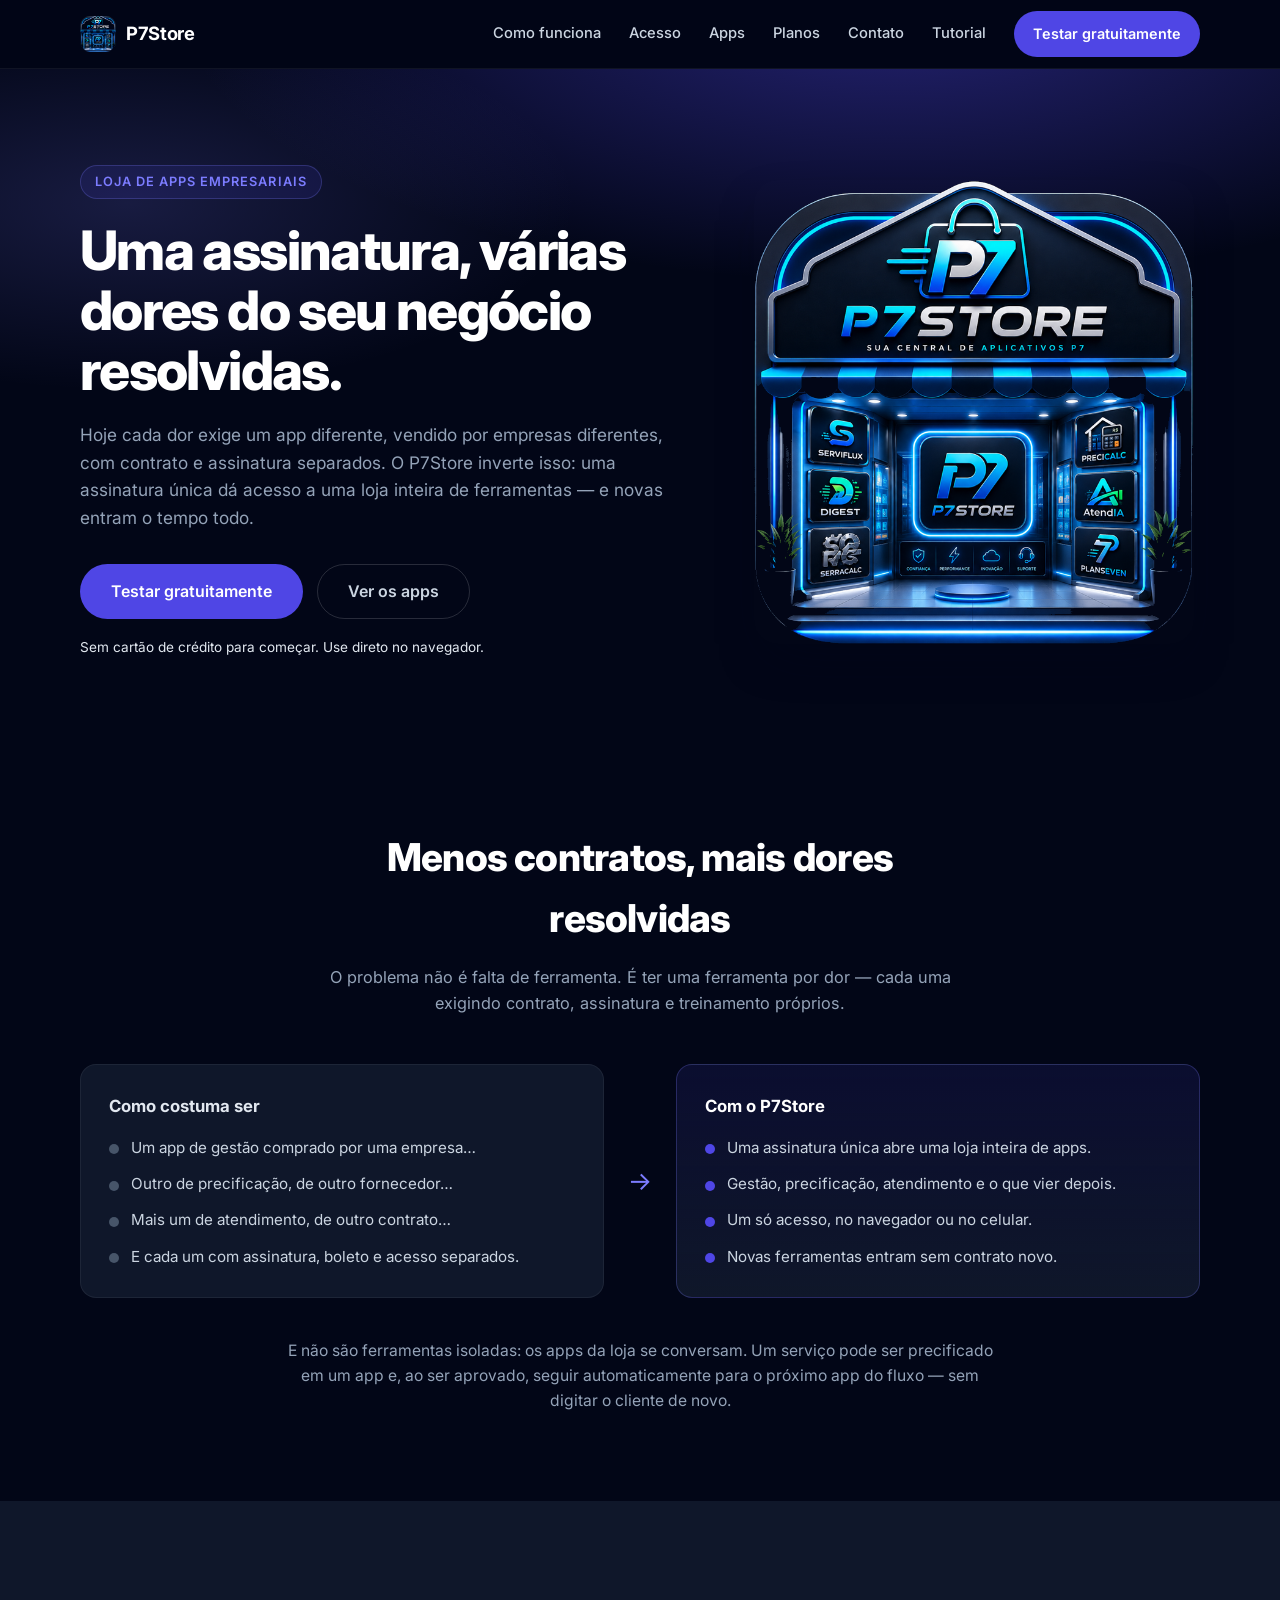
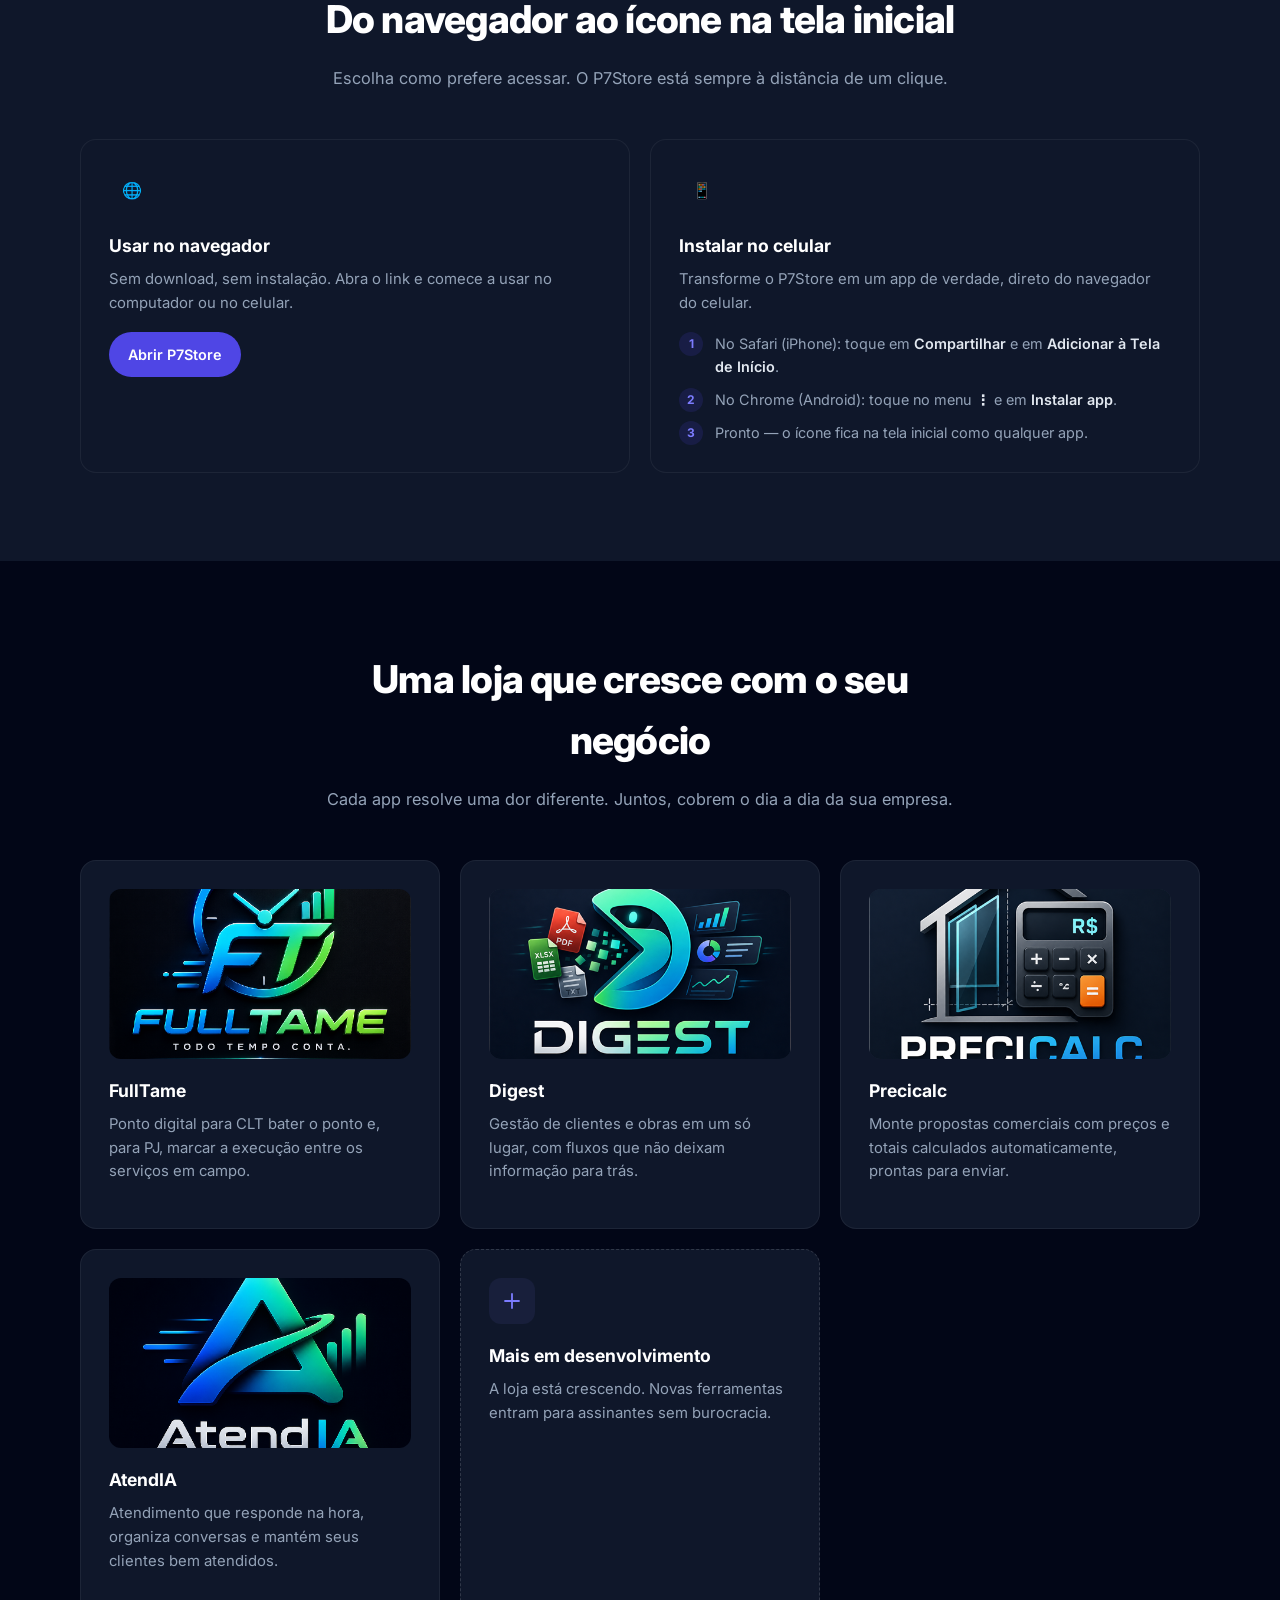
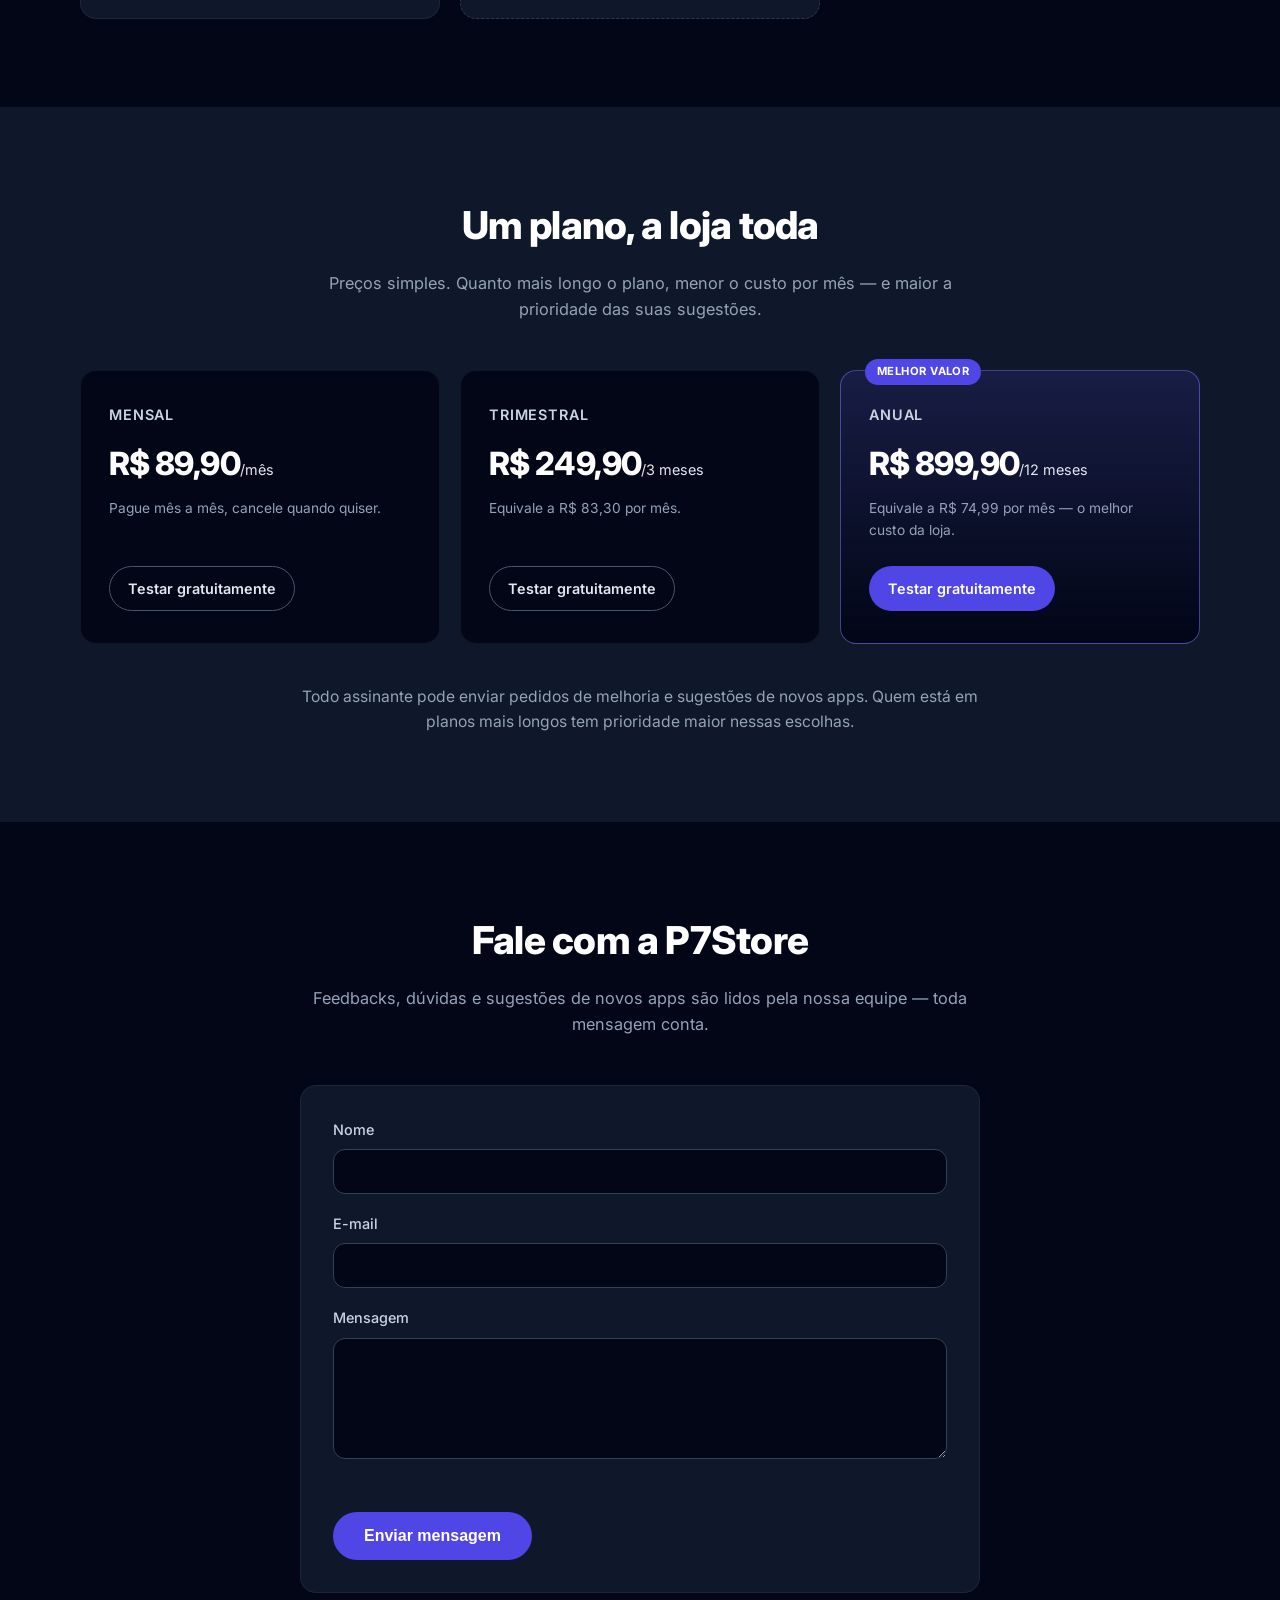
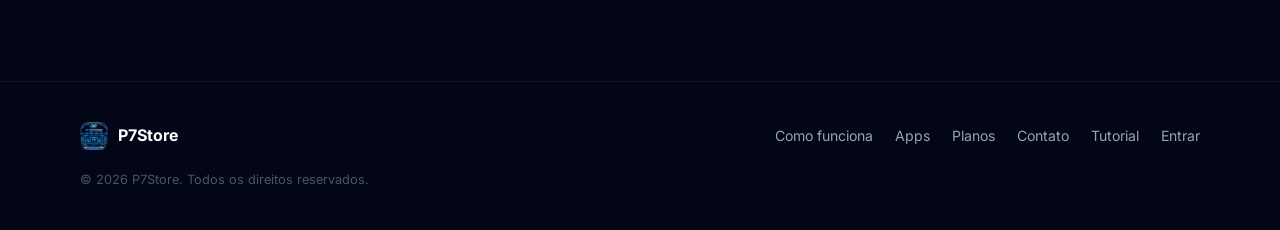
<file: index.html>
<!DOCTYPE html>
<html lang="pt-BR">
<head>
  <meta charset="UTF-8" />
  <meta name="viewport" content="width=device-width, initial-scale=1.0" />
  <title>P7Store — Uma assinatura, várias dores do seu negócio resolvidas</title>
  <meta name="description" content="P7Store é uma loja inteira de apps empresariais com uma única assinatura: gestão, precificação, atendimento e mais — prontos para usar no navegador ou no celular." />
  <link rel="canonical" href="https://p7store.vercel.app/" />
  <meta property="og:title" content="P7Store — Uma assinatura, várias dores do seu negócio resolvidas" />
  <meta property="og:description" content="Uma loja inteira de apps empresariais com uma única assinatura. Teste grátis no navegador ou no celular." />
  <meta property="og:url" content="https://p7store.vercel.app/" />
  <meta property="og:type" content="website" />
  <meta property="og:image" content="https://p7store.vercel.app/assets/icon-512.png" />
  <meta name="theme-color" content="#0f172a" />
  <link rel="icon" type="image/png" href="assets/favicon.png" />
  <link rel="apple-touch-icon" href="assets/icon-192.png" />
  <link rel="manifest" href="manifest.webmanifest" />
  <link rel="preconnect" href="https://fonts.googleapis.com" />
  <link rel="preconnect" href="https://fonts.gstatic.com" crossorigin />
  <link href="https://fonts.googleapis.com/css2?family=Inter:wght@400;500;600;700;800&display=swap" rel="stylesheet" />
  <link rel="stylesheet" href="styles.css" />
</head>
<body>
  <a class="skip-link" href="#hero">Pular para o conteúdo</a>

  <header class="nav">
    <div class="container nav__inner">
      <a class="brand" href="#hero">
        <img src="assets/logo.png" alt="P7Store" class="brand__logo" />
        <span class="brand__name">P7Store</span>
      </a>
      <button class="nav__toggle" aria-label="Abrir menu" aria-expanded="false" aria-controls="nav-menu">
        <span></span><span></span><span></span>
      </button>
      <nav id="nav-menu" class="nav__menu" aria-label="Menu principal">
        <a href="#sobre">Como funciona</a>
        <a href="#download">Acesso</a>
        <a href="#apps">Apps</a>
        <a href="#planos">Planos</a>
        <a href="#contato">Contato</a>
        <a href="tutorial.html">Tutorial</a>
        <a class="btn btn--primary btn--sm" href="https://p7store.vercel.app/auth">Testar gratuitamente</a>
      </nav>
    </div>
  </header>

  <main>
    <!-- 1. HERO -->
    <section id="hero" class="hero">
      <div class="container hero__inner">
        <div class="hero__copy">
          <p class="hero__eyebrow">Loja de apps empresariais</p>
          <h1>Uma assinatura, várias dores do seu negócio resolvidas.</h1>
          <p class="hero__sub">
            Hoje cada dor exige um app diferente, vendido por empresas diferentes, com contrato e
            assinatura separados. O P7Store inverte isso: uma assinatura única dá acesso a uma loja
            inteira de ferramentas — e novas entram o tempo todo.
          </p>
          <div class="hero__actions">
            <a class="btn btn--primary btn--lg" href="https://p7store.vercel.app/auth">Testar gratuitamente</a>
            <a class="btn btn--ghost btn--lg" href="#apps">Ver os apps</a>
          </div>
          <p class="hero__note">Sem cartão de crédito para começar. Use direto no navegador.</p>
        </div>
        <div class="hero__visual" aria-hidden="true">
          <img src="assets/store.png" alt="P7Store — loja com vários apps" class="hero__store" />
        </div>
      </div>
    </section>

    <!-- 2. SOBRE / CONTRASTE -->
    <section id="sobre" class="section">
      <div class="container">
        <div class="section__head">
          <h2>Menos contratos, mais dores resolvidas</h2>
          <p class="section__lede">O problema não é falta de ferramenta. É ter uma ferramenta por dor — cada uma exigindo contrato, assinatura e treinamento próprios.</p>
        </div>
        <div class="compare">
          <div class="compare__col compare__col--before">
            <h3>Como costuma ser</h3>
            <ul>
              <li>Um app de gestão comprado por uma empresa…</li>
              <li>Outro de precificação, de outro fornecedor…</li>
              <li>Mais um de atendimento, de outro contrato…</li>
              <li>E cada um com assinatura, boleto e acesso separados.</li>
            </ul>
          </div>
          <div class="compare__arrow" aria-hidden="true">→</div>
          <div class="compare__col compare__col--after">
            <h3>Com o P7Store</h3>
            <ul>
              <li>Uma assinatura única abre uma loja inteira de apps.</li>
              <li>Gestão, precificação, atendimento e o que vier depois.</li>
              <li>Um só acesso, no navegador ou no celular.</li>
              <li>Novas ferramentas entram sem contrato novo.</li>
            </ul>
          </div>
        </div>
        <p class="section__tail">
          E não são ferramentas isoladas: os apps da loja se conversam. Um serviço pode ser precificado
          em um app e, ao ser aprovado, seguir automaticamente para o próximo app do fluxo — sem
          digitar o cliente de novo.
        </p>
      </div>
    </section>

    <!-- 3. DOWNLOAD / ACESSO -->
    <section id="download" class="section section--alt">
      <div class="container">
        <div class="section__head">
          <h2>Do navegador ao ícone na tela inicial</h2>
          <p class="section__lede">Escolha como prefere acessar. O P7Store está sempre à distância de um clique.</p>
        </div>
        <div class="cards cards--2">
          <article class="card">
            <div class="card__icon">🌐</div>
            <h3>Usar no navegador</h3>
            <p>Sem download, sem instalação. Abra o link e comece a usar no computador ou no celular.</p>
            <a class="btn btn--primary btn--sm" href="https://p7store.vercel.app/auth">Abrir P7Store</a>
          </article>
          <article class="card">
            <div class="card__icon">📱</div>
            <h3>Instalar no celular</h3>
            <p>Transforme o P7Store em um app de verdade, direto do navegador do celular.</p>
            <ol class="steps">
              <li>No Safari (iPhone): toque em <strong>Compartilhar</strong> e em <strong>Adicionar à Tela de Início</strong>.</li>
              <li>No Chrome (Android): toque no menu <strong>⋮</strong> e em <strong>Instalar app</strong>.</li>
              <li>Pronto — o ícone fica na tela inicial como qualquer app.</li>
            </ol>
          </article>
        </div>
      </div>
    </section>

    <!-- 4. FERRAMENTAS -->
    <section id="apps" class="section">
      <div class="container">
        <div class="section__head">
          <h2>Uma loja que cresce com o seu negócio</h2>
          <p class="section__lede">Cada app resolve uma dor diferente. Juntos, cobrem o dia a dia da sua empresa.</p>
        </div>
        <div class="cards cards--grid">
          <article class="card">
            <div class="card__badge card__badge--fulltame">
              <img src="assets/apps/fulltame.png" alt="" loading="lazy" class="card__logo" />
            </div>
            <h3>FullTame</h3>
            <p>Ponto digital para CLT bater o ponto e, para PJ, marcar a execução entre os serviços em campo.</p>
          </article>
          <article class="card">
            <div class="card__badge card__badge--digest">
              <img src="assets/apps/digest.png" alt="" loading="lazy" class="card__logo" />
            </div>
            <h3>Digest</h3>
            <p>Gestão de clientes e obras em um só lugar, com fluxos que não deixam informação para trás.</p>
          </article>
          <article class="card">
            <div class="card__badge card__badge--precicalc">
              <img src="assets/apps/precicalc.png" alt="" loading="lazy" class="card__logo" />
            </div>
            <h3>Precicalc</h3>
            <p>Monte propostas comerciais com preços e totais calculados automaticamente, prontas para enviar.</p>
          </article>
          <article class="card">
            <div class="card__badge card__badge--atendia">
              <img src="assets/apps/atendia.png" alt="" loading="lazy" class="card__logo" />
            </div>
            <h3>AtendIA</h3>
            <p>Atendimento que responde na hora, organiza conversas e mantém seus clientes bem atendidos.</p>
          </article>
          <article class="card card--ghost">
            <div class="card__icon card__icon--plus">
              <svg viewBox="0 0 24 24" fill="none" stroke="currentColor" stroke-width="1.8" stroke-linecap="round" stroke-linejoin="round"><path d="M12 5v14M5 12h14"/></svg>
            </div>
            <h3>Mais em desenvolvimento</h3>
            <p>A loja está crescendo. Novas ferramentas entram para assinantes sem burocracia.</p>
          </article>
        </div>
      </div>
    </section>

    <!-- 5. PLANOS -->
    <section id="planos" class="section section--alt">
      <div class="container">
        <div class="section__head">
          <h2>Um plano, a loja toda</h2>
          <p class="section__lede">Preços simples. Quanto mais longo o plano, menor o custo por mês — e maior a prioridade das suas sugestões.</p>
        </div>
        <div class="plans">
          <article class="plan">
            <h3 class="plan__name">Mensal</h3>
            <p class="plan__price"><strong>R$ 89,90</strong><span>/mês</span></p>
            <p class="plan__meta">Pague mês a mês, cancele quando quiser.</p>
            <a class="btn btn--outline btn--sm" href="https://p7store.vercel.app/auth">Testar gratuitamente</a>
          </article>
          <article class="plan">
            <h3 class="plan__name">Trimestral</h3>
            <p class="plan__price"><strong>R$ 249,90</strong><span>/3 meses</span></p>
            <p class="plan__meta">Equivale a R$ 83,30 por mês.</p>
            <a class="btn btn--outline btn--sm" href="https://p7store.vercel.app/auth">Testar gratuitamente</a>
          </article>
          <article class="plan plan--featured">
            <p class="plan__badge">Melhor valor</p>
            <h3 class="plan__name">Anual</h3>
            <p class="plan__price"><strong>R$ 899,90</strong><span>/12 meses</span></p>
            <p class="plan__meta">Equivale a R$ 74,99 por mês — o melhor custo da loja.</p>
            <a class="btn btn--primary btn--sm" href="https://p7store.vercel.app/auth">Testar gratuitamente</a>
          </article>
        </div>
        <p class="section__tail">
          Todo assinante pode enviar pedidos de melhoria e sugestões de novos apps. Quem está em
          planos mais longos tem prioridade maior nessas escolhas.
        </p>
      </div>
    </section>

    <!-- 6. CONTATO -->
    <section id="contato" class="section">
      <div class="container container--narrow">
        <div class="section__head">
          <h2>Fale com a P7Store</h2>
          <p class="section__lede">Feedbacks, dúvidas e sugestões de novos apps são lidos pela nossa equipe — toda mensagem conta.</p>
        </div>
        <form id="contact-form" class="form" novalidate>
          <label class="field">
            <span>Nome</span>
            <input type="text" name="nome" autocomplete="name" required />
          </label>
          <label class="field">
            <span>E-mail</span>
            <input type="email" name="email" autocomplete="email" required />
          </label>
          <label class="field">
            <span>Mensagem</span>
            <textarea name="mensagem" rows="5" required></textarea>
          </label>
          <p id="form-status" class="form__status" role="status" aria-live="polite"></p>
          <button type="submit" class="btn btn--primary btn--lg form__submit">Enviar mensagem</button>
        </form>
      </div>
    </section>
  </main>

  <footer class="footer">
    <div class="container footer__inner">
      <div class="footer__brand">
        <img src="assets/logo.png" alt="P7Store" class="footer__logo" />
        <span>P7Store</span>
      </div>
      <nav class="footer__nav" aria-label="Rodapé">
        <a href="#sobre">Como funciona</a>
        <a href="#apps">Apps</a>
        <a href="#planos">Planos</a>
        <a href="#contato">Contato</a>
        <a href="tutorial.html">Tutorial</a>
        <a href="https://p7store.vercel.app/auth">Entrar</a>
      </nav>
      <p class="footer__note">© <span id="year">2026</span> P7Store. Todos os direitos reservados.</p>
    </div>
  </footer>

  <script src="app.js"></script>
</body>
</html>
</file>
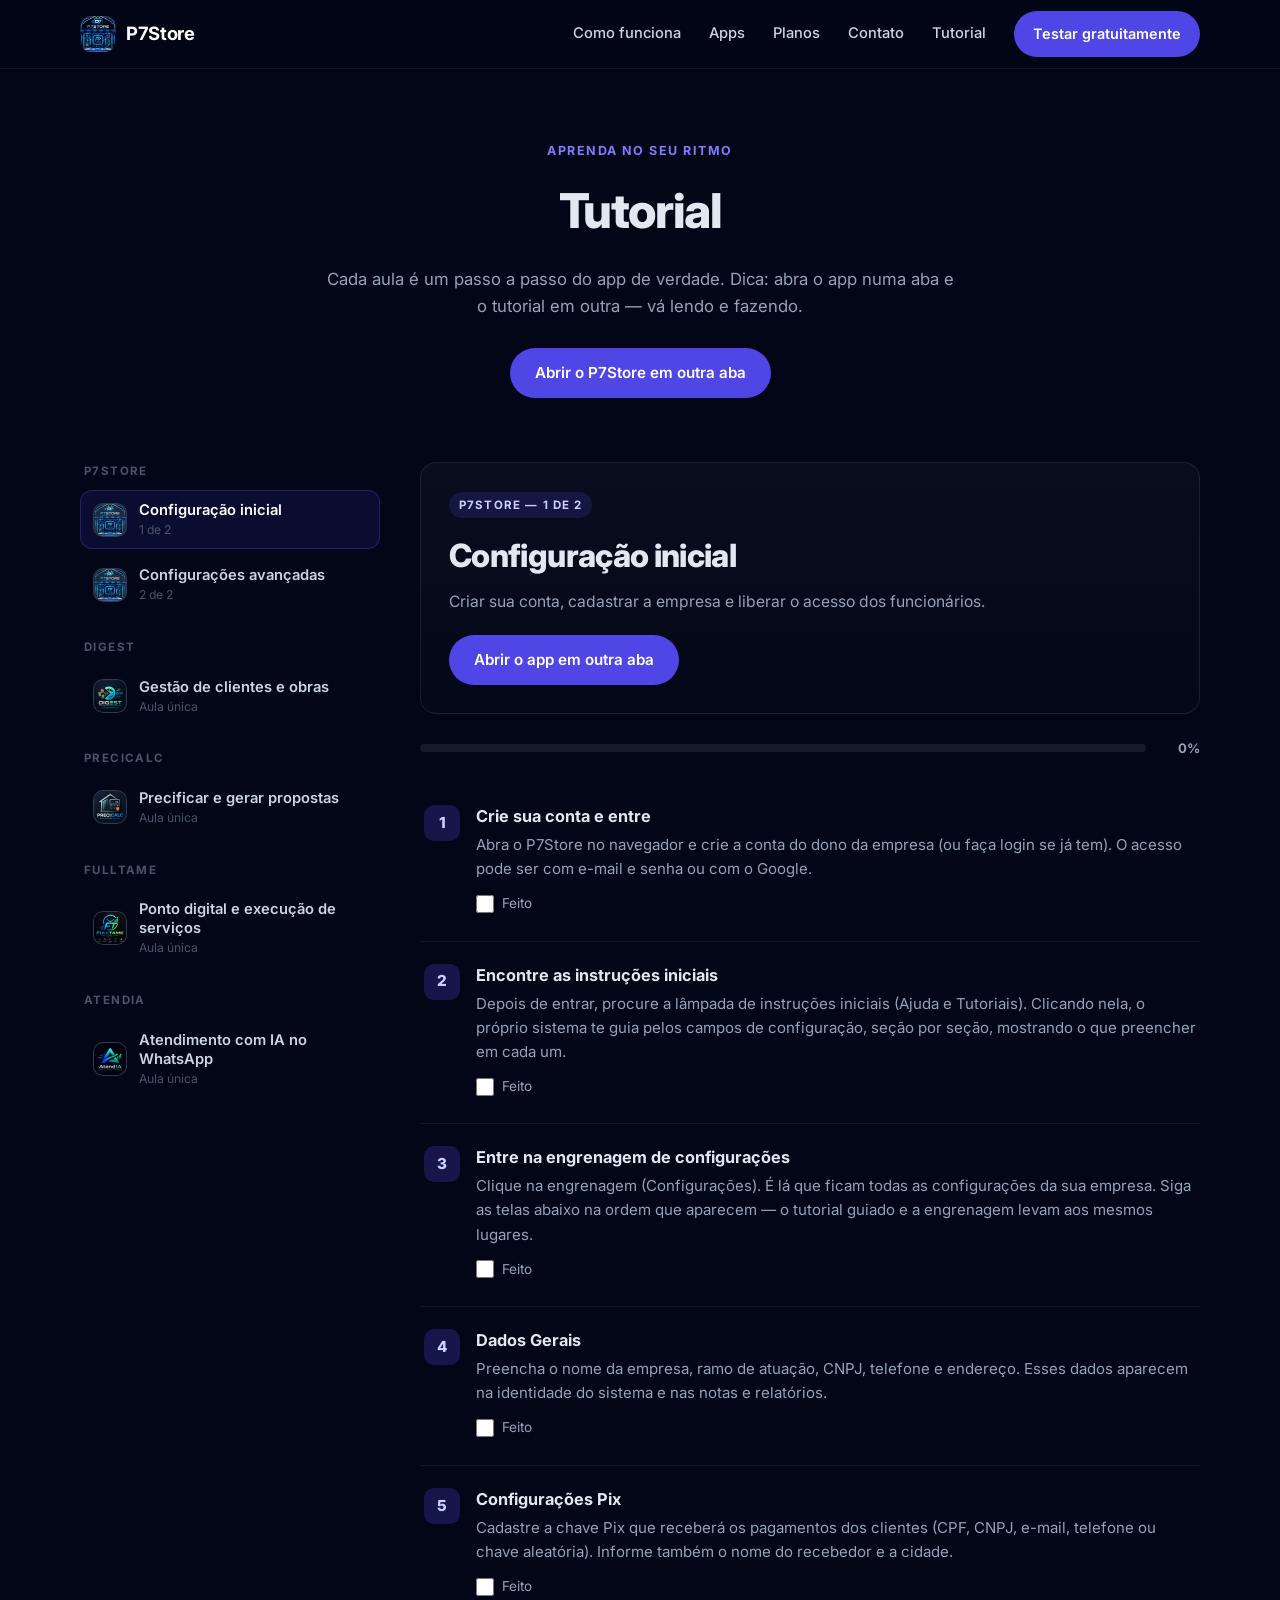
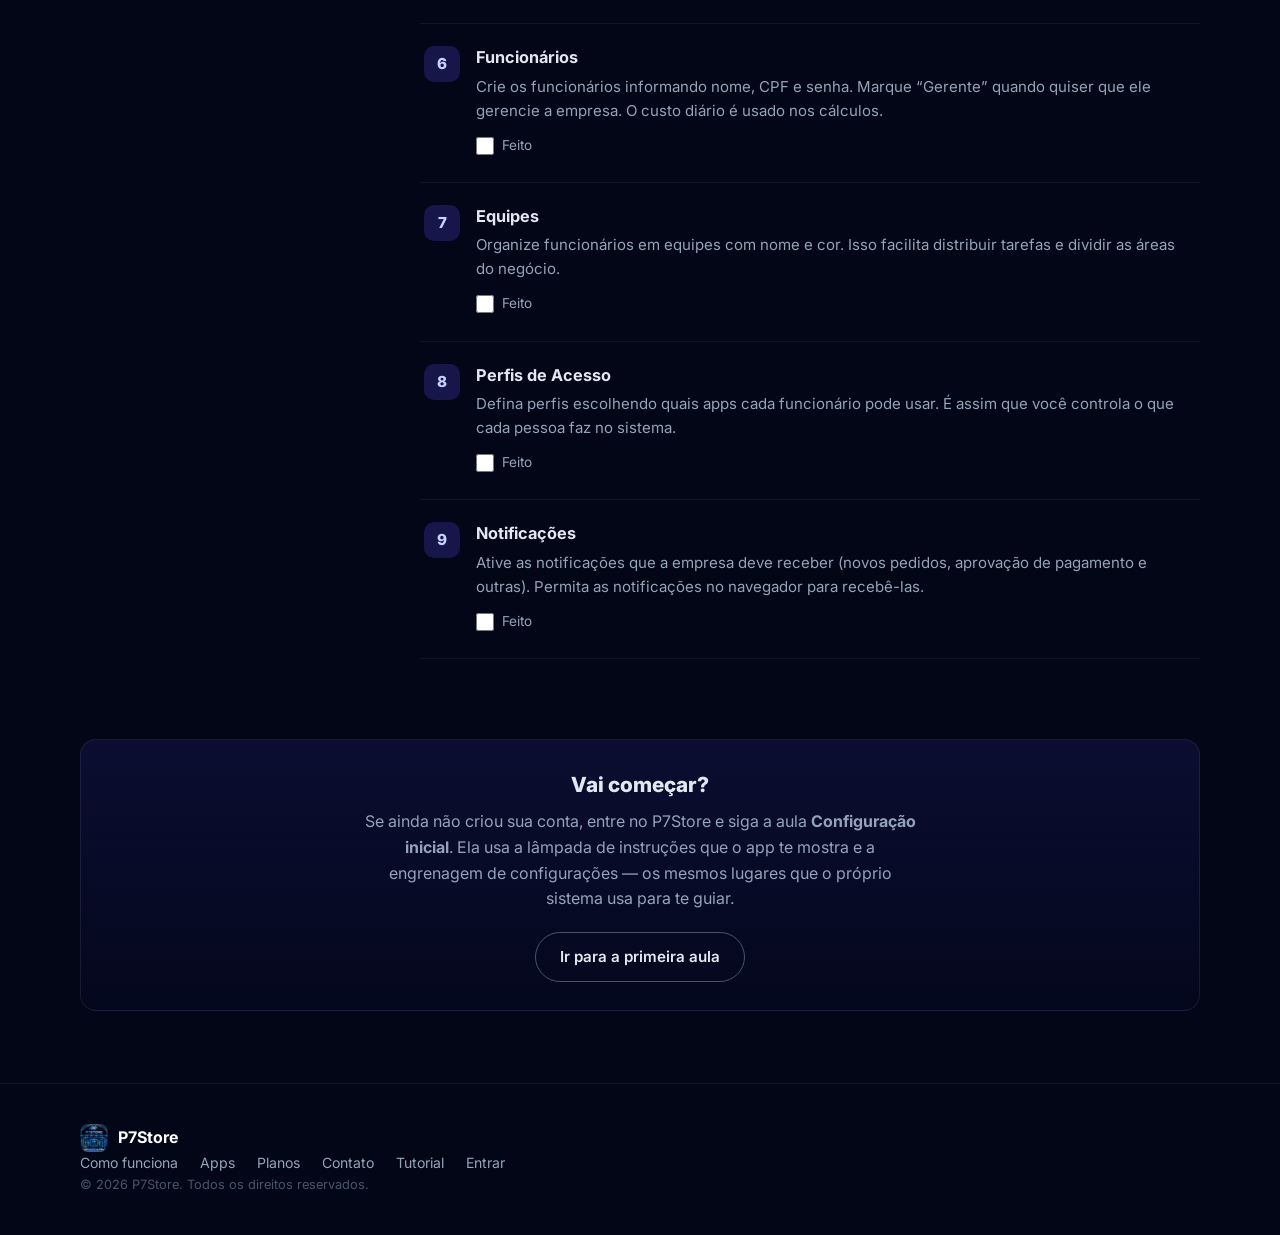
<file: tutorial.html>
<!DOCTYPE html>
<html lang="pt-BR">
<head>
  <meta charset="UTF-8" />
  <meta name="viewport" content="width=device-width, initial-scale=1.0" />
  <title>Tutorial — P7Store</title>
  <meta name="description" content="Aprenda passo a passo a configurar o P7Store e usar o Digest, o PreciCalc, o FullTame e o AtendIA — cada aula no seu ritmo, com o app aberto ao lado." />
  <meta name="theme-color" content="#0f172a" />
  <meta property="og:title" content="Tutorial — P7Store" />
  <meta property="og:description" content="Passo a passo para configurar o P7Store e dominar o Digest, o PreciCalc, o FullTame e o AtendIA." />
  <meta property="og:type" content="website" />
  <link rel="icon" type="image/png" href="assets/favicon.png" />
  <link rel="stylesheet" href="styles.css" />
  <link rel="preconnect" href="https://fonts.googleapis.com" />
  <link rel="preconnect" href="https://fonts.gstatic.com" crossorigin />
  <link href="https://fonts.googleapis.com/css2?family=Inter:wght@400;600;700;800&display=swap" rel="stylesheet" />
</head>
<body class="tutorial-body">
  <header class="nav">
    <div class="container nav__inner">
      <a class="brand" href="index.html">
        <img src="assets/logo.png" alt="P7Store" class="brand__logo" />
        <span class="brand__name">P7Store</span>
      </a>
      <button class="nav__toggle" aria-label="Abrir menu" aria-expanded="false" aria-controls="nav-menu" id="nav-toggle">
        <span></span><span></span><span></span>
      </button>
      <nav id="nav-menu" class="nav__menu" aria-label="Menu principal">
        <a href="index.html#sobre">Como funciona</a>
        <a href="index.html#apps">Apps</a>
        <a href="index.html#planos">Planos</a>
        <a href="index.html#contato">Contato</a>
        <a href="tutorial.html">Tutorial</a>
        <a class="btn btn--primary btn--sm" href="https://p7store.vercel.app/auth">Testar gratuitamente</a>
      </nav>
    </div>
  </header>

  <main>
    <section class="container tutorial-hero">
      <p class="tutorial-hero__eyebrow">Aprenda no seu ritmo</p>
      <h1>Tutorial</h1>
      <p class="tutorial-hero__lead">
        Cada aula é um passo a passo do app de verdade. Dica: abra o app numa aba
        e o tutorial em outra — vá lendo e fazendo.
      </p>
      <p class="tutorial-hero__cta">
        <a class="btn btn--primary" href="https://p7store.vercel.app/auth" target="_blank" rel="noopener">Abrir o P7Store em outra aba</a>
      </p>
    </section>

    <section class="container tutorial-app">
      <div class="tutorial-app__layout">
        <aside class="tutorial-app__sidebar">
          <div class="tutorial-app__groups" id="tutorial-groups"></div>
        </aside>
        <article class="tutorial-app__content" id="tutorial-content"></article>
      </div>
    </section>

    <section class="container tutorial-tip">
      <div class="tutorial-tip__card">
        <h2>Vai começar?</h2>
        <p>
          Se ainda não criou sua conta, entre no P7Store e siga a aula
          <strong>Configuração inicial</strong>. Ela usa a lâmpada de instruções que o
          app te mostra e a engrenagem de configurações — os mesmos lugares que o
          próprio sistema usa para te guiar.
        </p>
        <a class="btn btn--outline" href="tutorial.html#p7store-basico">Ir para a primeira aula</a>
      </div>
    </section>
  </main>

  <footer class="footer">
    <div class="container">
      <div class="footer__brand">
        <img src="assets/logo.png" alt="P7Store" class="footer__logo" />
        <span>P7Store</span>
      </div>
      <nav class="footer__nav" aria-label="Rodapé">
        <a href="index.html#sobre">Como funciona</a>
        <a href="index.html#apps">Apps</a>
        <a href="index.html#planos">Planos</a>
        <a href="index.html#contato">Contato</a>
        <a href="tutorial.html">Tutorial</a>
        <a href="https://p7store.vercel.app/auth">Entrar</a>
      </nav>
      <p class="footer__note">© <span id="year">2026</span> P7Store. Todos os direitos reservados.</p>
    </div>
  </footer>

  <script src="tutorials.js"></script>
  <script src="tutorial.js"></script>
</body>
</html>
</file>
<file: styles.css>
:root {
  --primary: #4f46e5;
  --primary-dark: #4338ca;
  --primary-soft: #7c7cff;
  --slate-950: #020617;
  --slate-900: #0f172a;
  --slate-800: #1e293b;
  --slate-700: #334155;
  --slate-600: #475569;
  --slate-400: #94a3b8;
  --slate-300: #cbd5e1;
  --slate-200: #e2e8f0;
  --slate-100: #f1f5f9;
  --white: #ffffff;
  --radius: 16px;
  --shadow: 0 20px 50px -20px rgba(2, 6, 23, 0.5);
  --shadow-sm: 0 8px 24px -12px rgba(2, 6, 23, 0.4);
  --transition: 180ms ease;
}

* {
  box-sizing: border-box;
  margin: 0;
  padding: 0;
}

html {
  scroll-behavior: smooth;
}

body {
  font-family: "Inter", system-ui, -apple-system, "Segoe UI", sans-serif;
  background: var(--slate-950);
  color: var(--slate-200);
  line-height: 1.6;
  -webkit-font-smoothing: antialiased;
}

.container {
  width: min(1120px, 92%);
  margin-inline: auto;
}

.container--narrow {
  width: min(680px, 92%);
}

img {
  max-width: 100%;
  display: block;
}

a {
  color: inherit;
  text-decoration: none;
}

.skip-link {
  position: absolute;
  left: -999px;
  top: 0;
  background: var(--primary);
  color: var(--white);
  padding: 10px 16px;
  z-index: 100;
  border-radius: 0 0 8px 0;
}

.skip-link:focus {
  left: 0;
}

/* ---------- Botões ---------- */
.btn {
  display: inline-flex;
  align-items: center;
  justify-content: center;
  gap: 8px;
  font-weight: 600;
  font-size: 0.95rem;
  padding: 12px 24px;
  border-radius: 999px;
  border: 1px solid transparent;
  cursor: pointer;
  transition: background var(--transition), color var(--transition), border-color var(--transition), transform var(--transition);
}

.btn:active {
  transform: scale(0.98);
}

.btn--primary {
  background: var(--primary);
  color: var(--white);
}

.btn--primary:hover {
  background: var(--primary-dark);
}

.btn--outline {
  background: transparent;
  color: var(--slate-200);
  border-color: var(--slate-600);
}

.btn--outline:hover {
  border-color: var(--primary);
  color: var(--white);
}

.btn--ghost {
  background: transparent;
  color: var(--slate-300);
  border-color: rgba(255, 255, 255, 0.15);
}

.btn--ghost:hover {
  border-color: var(--slate-400);
  color: var(--white);
}

.btn--sm {
  padding: 10px 18px;
  font-size: 0.9rem;
}

.btn--lg {
  padding: 14px 30px;
  font-size: 1rem;
}

/* ---------- Header ---------- */
.nav {
  position: sticky;
  top: 0;
  z-index: 50;
  background: rgba(2, 6, 23, 0.85);
  backdrop-filter: blur(12px);
  -webkit-backdrop-filter: blur(12px);
  border-bottom: 1px solid rgba(255, 255, 255, 0.06);
}

.nav__inner {
  display: flex;
  align-items: center;
  justify-content: space-between;
  height: 68px;
}

.brand {
  display: flex;
  align-items: center;
  gap: 10px;
}

.brand__logo {
  width: 36px;
  height: 36px;
  border-radius: 10px;
}

.brand__name {
  font-weight: 700;
  font-size: 1.15rem;
  color: var(--white);
  letter-spacing: -0.02em;
}

.nav__menu {
  display: flex;
  align-items: center;
  gap: 28px;
}

.nav__menu a:not(.btn) {
  font-size: 0.92rem;
  font-weight: 500;
  color: var(--slate-300);
  transition: color var(--transition);
}

.nav__menu a:not(.btn):hover {
  color: var(--white);
}

.nav__toggle {
  display: none;
  flex-direction: column;
  gap: 5px;
  background: none;
  border: 0;
  padding: 8px;
  cursor: pointer;
}

.nav__toggle span {
  width: 22px;
  height: 2px;
  background: var(--slate-200);
  border-radius: 2px;
  transition: transform var(--transition), opacity var(--transition);
}

/* ---------- Hero ---------- */
.hero {
  padding: 96px 0 80px;
  background: radial-gradient(ellipse 80% 60% at 70% -10%, rgba(79, 70, 229, 0.45), transparent 70%),
    radial-gradient(ellipse 50% 40% at 10% 20%, rgba(124, 124, 255, 0.18), transparent 70%),
    var(--slate-950);
}

.hero__inner {
  display: grid;
  grid-template-columns: 1.15fr 0.85fr;
  gap: 56px;
  align-items: center;
}

.hero__eyebrow {
  display: inline-block;
  font-size: 0.8rem;
  font-weight: 600;
  letter-spacing: 0.08em;
  text-transform: uppercase;
  color: var(--primary-soft);
  background: rgba(79, 70, 229, 0.12);
  border: 1px solid rgba(124, 124, 255, 0.25);
  padding: 6px 14px;
  border-radius: 999px;
  margin-bottom: 22px;
}

.hero h1 {
  font-size: clamp(2.2rem, 5vw, 3.4rem);
  font-weight: 800;
  line-height: 1.1;
  letter-spacing: -0.03em;
  color: var(--white);
  margin-bottom: 20px;
}

.hero__sub {
  font-size: 1.08rem;
  color: var(--slate-400);
  max-width: 34em;
  margin-bottom: 32px;
}

.hero__actions {
  display: flex;
  flex-wrap: wrap;
  gap: 14px;
  margin-bottom: 18px;
}

.hero__note {
  font-size: 0.85rem;
  color: var(--slate-500);
}

/* Visual (logo da loja com os vários apps) */
.hero__visual {
  display: flex;
  justify-content: center;
}

.hero__store {
  width: min(440px, 100%);
  aspect-ratio: 720 / 760;
  object-fit: contain;
  border-radius: 24px;
  box-shadow: var(--shadow);
}

/* ---------- Sections ---------- */
.section {
  padding: 88px 0;
}

.section--alt {
  background: var(--slate-900);
}

.section__head {
  max-width: 680px;
  margin: 0 auto 48px;
  text-align: center;
}

.section__head h2 {
  font-size: clamp(1.7rem, 3.5vw, 2.4rem);
  font-weight: 800;
  letter-spacing: -0.02em;
  color: var(--white);
  margin-bottom: 14px;
}

.section__lede {
  color: var(--slate-400);
  font-size: 1.02rem;
}

.section__tail {
  max-width: 720px;
  margin: 40px auto 0;
  text-align: center;
  color: var(--slate-400);
  font-size: 0.98rem;
}

/* ---------- Antes x depois ---------- */
.compare {
  display: grid;
  grid-template-columns: 1fr auto 1fr;
  gap: 24px;
  align-items: center;
  margin-top: 8px;
}

.compare__col {
  background: var(--slate-900);
  border: 1px solid rgba(255, 255, 255, 0.06);
  border-radius: var(--radius);
  padding: 28px;
}

.compare__col--after {
  border-color: rgba(124, 124, 255, 0.25);
  background: linear-gradient(180deg, rgba(79, 70, 229, 0.12), var(--slate-900));
}

.compare__col h3 {
  color: var(--white);
  font-size: 1.05rem;
  font-weight: 700;
  margin-bottom: 16px;
}

.compare__col--before h3 {
  color: var(--slate-500);
}

.compare__col ul {
  list-style: none;
  display: grid;
  gap: 12px;
}

.compare__col li {
  padding-left: 22px;
  position: relative;
  font-size: 0.95rem;
  color: var(--slate-300);
}

.compare__col li::before {
  content: "";
  position: absolute;
  left: 0;
  top: 0.55em;
  width: 10px;
  height: 10px;
  border-radius: 50%;
  background: var(--slate-600);
}

.compare__col--after li::before {
  background: var(--primary);
}

.compare__arrow {
  font-size: 1.6rem;
  color: var(--primary-soft);
}

/* ---------- Cards ---------- */
.cards {
  display: grid;
  gap: 20px;
}

.cards--2 {
  grid-template-columns: 1fr 1fr;
}

.cards--grid {
  grid-template-columns: repeat(3, 1fr);
}

.card {
  background: var(--slate-900);
  border: 1px solid rgba(255, 255, 255, 0.06);
  border-radius: var(--radius);
  padding: 28px;
  transition: transform var(--transition), border-color var(--transition), box-shadow var(--transition);
}

.card:hover {
  transform: translateY(-4px);
  border-color: rgba(124, 124, 255, 0.35);
  box-shadow: var(--shadow-sm);
}

.card h3 {
  color: var(--white);
  font-size: 1.1rem;
  font-weight: 700;
  margin-bottom: 8px;
}

.card p {
  font-size: 0.93rem;
  color: var(--slate-400);
  margin-bottom: 16px;
}

.card__badge {
  width: 100%;
  aspect-ratio: 16 / 9;
  border-radius: 12px;
  overflow: hidden;
  display: flex;
  align-items: center;
  justify-content: center;
  margin-bottom: 18px;
  background: var(--slate-800);
}

.card__logo {
  width: 100%;
  height: 100%;
  object-fit: cover;
  display: block;
}

.card__icon {
  width: 46px;
  height: 46px;
  border-radius: 12px;
  display: flex;
  align-items: center;
  justify-content: center;
  margin-bottom: 18px;
}

.card__icon svg {
  width: 24px;
  height: 24px;
}

.card__icon--plus {
  color: var(--primary-soft);
  background: rgba(80, 89, 122, 0.3);
}

.card--ghost {
  border-style: dashed;
  border-color: rgba(255, 255, 255, 0.14);
}

.card--ghost:hover {
  border-color: rgba(124, 124, 255, 0.4);
}

.card--ghost .card__icon {
  background: rgba(124, 124, 255, 0.08);
  color: var(--primary-soft);
}

/* Steps (PWA) */
.steps {
  list-style: none;
  counter-reset: step;
  display: grid;
  gap: 10px;
  padding-left: 0;
}

.steps li {
  counter-increment: step;
  position: relative;
  padding-left: 36px;
  font-size: 0.9rem;
  color: var(--slate-400);
}

.steps li::before {
  content: counter(step);
  position: absolute;
  left: 0;
  top: 0;
  width: 24px;
  height: 24px;
  border-radius: 50%;
  background: rgba(79, 70, 229, 0.15);
  color: var(--primary-soft);
  font-size: 0.75rem;
  font-weight: 700;
  display: flex;
  align-items: center;
  justify-content: center;
}

.steps strong {
  color: var(--slate-200);
  font-weight: 600;
}

/* ---------- Planos ---------- */
.plans {
  display: grid;
  grid-template-columns: repeat(3, 1fr);
  gap: 20px;
  align-items: stretch;
}

.plan {
  background: var(--slate-950);
  border: 1px solid rgba(255, 255, 255, 0.06);
  border-radius: var(--radius);
  padding: 32px 28px;
  display: flex;
  flex-direction: column;
  align-items: flex-start;
  position: relative;
}

.plan--featured {
  border-color: rgba(124, 124, 255, 0.5);
  background: linear-gradient(180deg, rgba(79, 70, 229, 0.14), var(--slate-950));
}

.plan__badge {
  position: absolute;
  top: -12px;
  left: 24px;
  background: var(--primary);
  color: var(--white);
  font-size: 0.7rem;
  font-weight: 700;
  letter-spacing: 0.04em;
  text-transform: uppercase;
  padding: 4px 12px;
  border-radius: 999px;
}

.plan__name {
  color: var(--slate-300);
  font-size: 0.9rem;
  font-weight: 600;
  text-transform: uppercase;
  letter-spacing: 0.06em;
  margin-bottom: 12px;
}

.plan__price {
  margin-bottom: 8px;
}

.plan__price strong {
  color: var(--white);
  font-size: 2rem;
  font-weight: 800;
  letter-spacing: -0.02em;
}

.plan__price span {
  color: var(--slate-500);
  font-size: 0.9rem;
}

.plan__meta {
  color: var(--slate-400);
  font-size: 0.86rem;
  margin-bottom: 24px;
}

.plan .btn {
  margin-top: auto;
}

/* ---------- Formulário ---------- */
.form {
  display: grid;
  gap: 18px;
  background: var(--slate-900);
  border: 1px solid rgba(255, 255, 255, 0.06);
  border-radius: var(--radius);
  padding: 32px;
}

.field {
  display: grid;
  gap: 8px;
  font-size: 0.9rem;
  font-weight: 500;
  color: var(--slate-300);
}

.field input,
.field textarea {
  font-family: inherit;
  font-size: 0.95rem;
  color: var(--white);
  background: var(--slate-950);
  border: 1px solid var(--slate-700);
  border-radius: 12px;
  padding: 12px 14px;
  transition: border-color var(--transition);
}

.field input:focus,
.field textarea:focus {
  outline: none;
  border-color: var(--primary);
}

.field textarea {
  resize: vertical;
  min-height: 120px;
}

.form__submit {
  justify-self: start;
}

.form__status {
  font-size: 0.9rem;
  color: var(--slate-400);
  min-height: 1.2em;
}

.form__status--error {
  color: #f87171;
}

.form__status--ok {
  color: #4ade80;
}

/* ---------- Footer ---------- */
.footer {
  border-top: 1px solid rgba(255, 255, 255, 0.06);
  padding: 40px 0;
}

.footer__inner {
  display: flex;
  flex-wrap: wrap;
  align-items: center;
  justify-content: space-between;
  gap: 20px;
}

.footer__brand {
  display: flex;
  align-items: center;
  gap: 10px;
  font-weight: 700;
  color: var(--white);
}

.footer__logo {
  width: 28px;
  height: 28px;
  border-radius: 8px;
}

.footer__nav {
  display: flex;
  flex-wrap: wrap;
  gap: 22px;
}

.footer__nav a {
  font-size: 0.88rem;
  color: var(--slate-400);
  transition: color var(--transition);
}

.footer__nav a:hover {
  color: var(--white);
}

.footer__note {
  width: 100%;
  font-size: 0.8rem;
  color: var(--slate-600);
}

/* ---------- Responsivo ---------- */
@media (max-width: 960px) {
  .hero__inner {
    grid-template-columns: 1fr;
    gap: 40px;
  }
  .hero {
    padding: 64px 0 56px;
  }
  .cards--grid {
    grid-template-columns: repeat(2, 1fr);
  }
}

@media (max-width: 720px) {
  .nav__toggle {
    display: flex;
  }
  .nav__menu {
    position: absolute;
    top: 68px;
    left: 0;
    right: 0;
    flex-direction: column;
    align-items: stretch;
    gap: 6px;
    background: var(--slate-950);
    border-bottom: 1px solid rgba(255, 255, 255, 0.06);
    padding: 16px 4% 20px;
    transform: translateY(-8px);
    opacity: 0;
    pointer-events: none;
    transition: opacity var(--transition), transform var(--transition);
  }
  .nav__menu.is-open {
    transform: translateY(0);
    opacity: 1;
    pointer-events: auto;
  }
  .nav__menu a {
    padding: 10px 6px;
    font-size: 1rem;
  }
  .compare {
    grid-template-columns: 1fr;
  }
  .compare__arrow {
    text-align: center;
    transform: rotate(90deg);
  }
  .cards--2,
  .cards--grid,
  .plans {
    grid-template-columns: 1fr;
  }
  .plan--featured {
    order: -1;
  }
  .section {
    padding: 64px 0;
  }
  .form {
    padding: 24px 20px;
  }
  .footer__inner {
    flex-direction: column;
    align-items: flex-start;
  }
  .form__submit {
    width: 100%;
  }
}

/* ---------- Tutorial ---------- */
.tutorial-hero {
  padding: 72px 0 40px;
  text-align: center;
}
.tutorial-hero__eyebrow {
  color: var(--primary-soft);
  font-weight: 700;
  text-transform: uppercase;
  letter-spacing: 0.12em;
  font-size: 0.78rem;
  margin-bottom: 12px;
}
.tutorial-hero h1 {
  font-size: clamp(2.2rem, 5vw, 3rem);
  font-weight: 800;
  letter-spacing: -0.03em;
  margin-bottom: 16px;
}
.tutorial-hero__lead {
  max-width: 640px;
  margin-inline: auto;
  color: var(--slate-400);
  font-size: 1.05rem;
}
.tutorial-hero__cta {
  margin-top: 28px;
}

.tutorial-app {
  padding: 24px 0 72px;
}
.tutorial-app__layout {
  display: grid;
  grid-template-columns: 300px 1fr;
  gap: 40px;
  align-items: start;
}
.tutorial-app__sidebar {
  position: sticky;
  top: 92px;
}
.tutorial-studies {
  margin-bottom: 24px;
}
.tutorial-studies__label {
  font-size: 0.72rem;
  font-weight: 700;
  text-transform: uppercase;
  letter-spacing: 0.12em;
  color: var(--slate-600);
  margin-bottom: 10px;
  padding-left: 4px;
}
.tutorial-studies__item {
  display: flex;
  align-items: center;
  gap: 12px;
  padding: 10px 12px;
  border-radius: 12px;
  color: var(--slate-300);
  border: 1px solid transparent;
  transition: background var(--transition), border-color var(--transition), color var(--transition);
  margin-bottom: 6px;
}
.tutorial-studies__item:hover {
  background: rgba(255, 255, 255, 0.04);
  color: var(--white);
}
.tutorial-studies__item.is-active {
  background: rgba(79, 70, 229, 0.12);
  border-color: rgba(79, 70, 229, 0.35);
  color: var(--white);
}
.tutorial-studies__icon {
  width: 34px;
  height: 34px;
  border-radius: 10px;
  flex: none;
  object-fit: cover;
  background: var(--slate-800);
  border: 1px solid rgba(255, 255, 255, 0.08);
}
.tutorial-studies__info {
  display: flex;
  flex-direction: column;
  line-height: 1.3;
}
.tutorial-studies__info strong {
  font-size: 0.92rem;
  font-weight: 600;
}
.tutorial-studies__info small {
  color: var(--slate-600);
  font-size: 0.76rem;
  margin-top: 2px;
}

.tutorial-lesson__header {
  padding: 28px;
  border: 1px solid rgba(255, 255, 255, 0.08);
  border-radius: var(--radius);
  background: linear-gradient(180deg, rgba(255, 255, 255, 0.03), rgba(255, 255, 255, 0.01));
}
.tutorial-lesson__eye {
  display: inline-block;
  font-size: 0.72rem;
  font-weight: 700;
  text-transform: uppercase;
  letter-spacing: 0.1em;
  padding: 4px 10px;
  border-radius: 999px;
  margin-bottom: 12px;
}
.tutorial-lesson__eye--indigo { color: #c7d2fe; background: rgba(79, 70, 229, 0.18); }
.tutorial-lesson__eye--azul   { color: #bae6fd; background: rgba(56, 189, 248, 0.15); }
.tutorial-lesson__eye--ambar  { color: #fde68a; background: rgba(251, 191, 36, 0.15); }
.tutorial-lesson__eye--verde  { color: #bbf7d0; background: rgba(74, 222, 128, 0.15); }
.tutorial-lesson__eye--roxo   { color: #e9d5ff; background: rgba(192, 132, 252, 0.15); }
.tutorial-lesson__header h2 {
  font-size: clamp(1.5rem, 3vw, 2rem);
  font-weight: 800;
  letter-spacing: -0.02em;
}
.tutorial-lesson__meta {
  color: var(--slate-400);
  margin-top: 8px;
  font-size: 0.98rem;
}
.tutorial-lesson__cta {
  margin-top: 20px;
}

.tutorial-lesson__bar-wrap {
  display: flex;
  align-items: center;
  gap: 12px;
  margin: 24px 0;
}
.tutorial-lesson__bar {
  flex: 1;
  height: 8px;
  border-radius: 999px;
  background: rgba(255, 255, 255, 0.08);
  overflow: hidden;
}
.tutorial-lesson__bar-fill {
  display: block;
  height: 100%;
  border-radius: 999px;
  transition: width 300ms ease;
}
.tutorial-lesson__bar-fill--indigo { background: var(--primary-soft); }
.tutorial-lesson__bar-fill--azul   { background: #38bdf8; }
.tutorial-lesson__bar-fill--ambar  { background: #fbbf24; }
.tutorial-lesson__bar-fill--verde  { background: #4ade80; }
.tutorial-lesson__bar-fill--roxo   { background: #c084fc; }
.tutorial-lesson__bar-label {
  font-size: 0.82rem;
  font-weight: 700;
  color: var(--slate-400);
  min-width: 42px;
  text-align: right;
}

.tutorial-lesson__steps {
  list-style: none;
  margin-top: 8px;
}
.tutorial-lesson__step {
  display: flex;
  gap: 16px;
  padding: 20px 4px;
  border-bottom: 1px solid rgba(255, 255, 255, 0.06);
  transition: opacity var(--transition);
}
.tutorial-lesson__step.is-done {
  opacity: 0.55;
}
.tutorial-lesson__num {
  width: 36px;
  height: 36px;
  border-radius: 10px;
  display: grid;
  place-items: center;
  font-weight: 800;
  font-size: 0.95rem;
  flex: none;
  margin-top: 2px;
}
.tutorial-lesson__num--indigo { color: #c7d2fe; background: rgba(79, 70, 229, 0.25); }
.tutorial-lesson__num--azul   { color: #bae6fd; background: rgba(56, 189, 248, 0.2); }
.tutorial-lesson__num--ambar  { color: #fde68a; background: rgba(251, 191, 36, 0.2); }
.tutorial-lesson__num--verde  { color: #bbf7d0; background: rgba(74, 222, 128, 0.2); }
.tutorial-lesson__num--roxo   { color: #e9d5ff; background: rgba(192, 132, 252, 0.2); }
.tutorial-lesson__body h3 {
  font-size: 1.02rem;
  font-weight: 700;
  margin-bottom: 4px;
}
.tutorial-lesson__body p {
  color: var(--slate-400);
  font-size: 0.94rem;
}
.tutorial-lesson__check {
  display: inline-flex;
  align-items: center;
  gap: 8px;
  margin-top: 12px;
  cursor: pointer;
  font-size: 0.85rem;
  color: var(--slate-400);
  user-select: none;
}
.tutorial-lesson__check input {
  width: 18px;
  height: 18px;
  accent-color: var(--primary);
  cursor: pointer;
}

.tutorial-tip {
  padding: 8px 0 72px;
}
.tutorial-tip__card {
  padding: 28px;
  border: 1px solid rgba(255, 255, 255, 0.08);
  border-radius: var(--radius);
  background: linear-gradient(180deg, rgba(79, 70, 229, 0.12), rgba(79, 70, 229, 0.03));
  text-align: center;
}
.tutorial-tip__card h2 {
  font-size: 1.3rem;
  font-weight: 800;
  margin-bottom: 8px;
}
.tutorial-tip__card p {
  color: var(--slate-400);
  max-width: 560px;
  margin-inline: auto;
  margin-bottom: 20px;
}

@media (max-width: 960px) {
  .tutorial-app__layout {
    grid-template-columns: 1fr;
    gap: 24px;
  }
  .tutorial-app__sidebar {
    position: static;
  }
  .tutorial-studies__item {
    display: inline-flex;
    margin-right: 6px;
  }
  .tutorial-studies__label {
    margin-bottom: 6px;
  }
}
</file>
